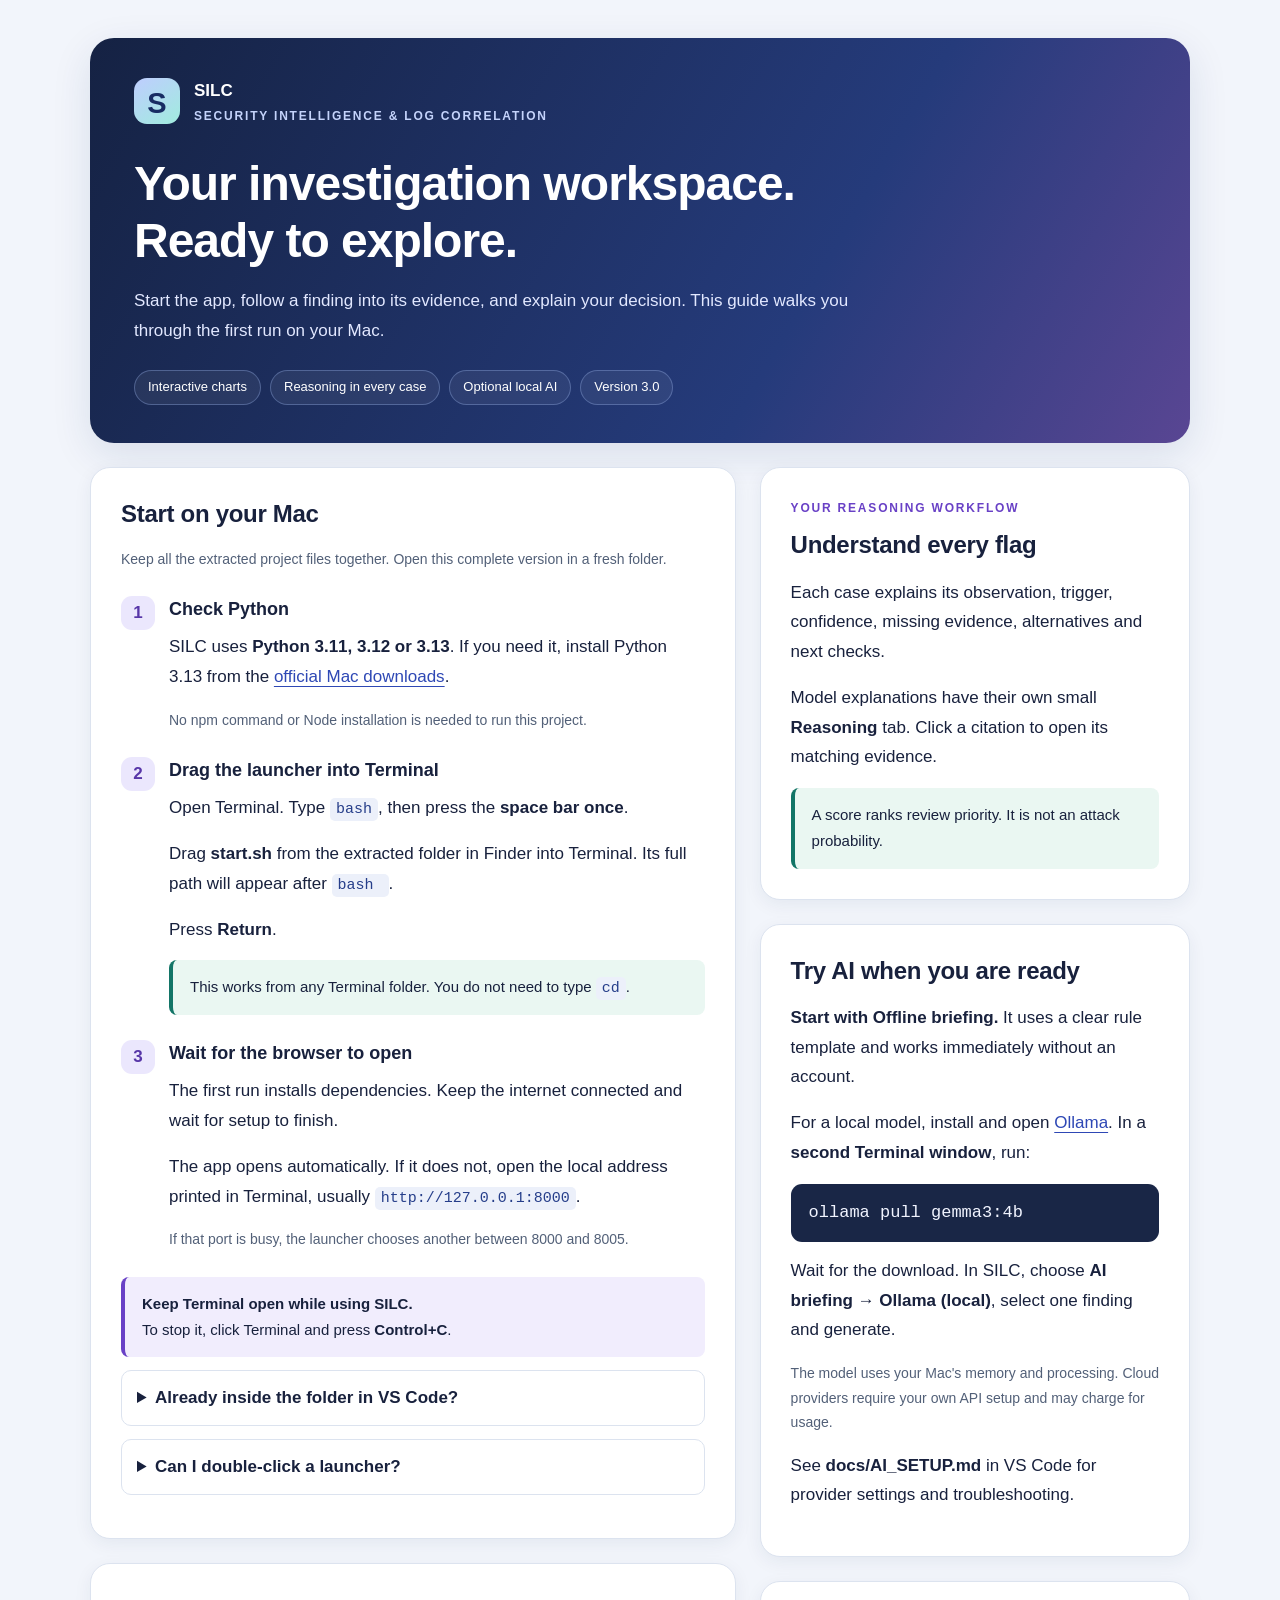
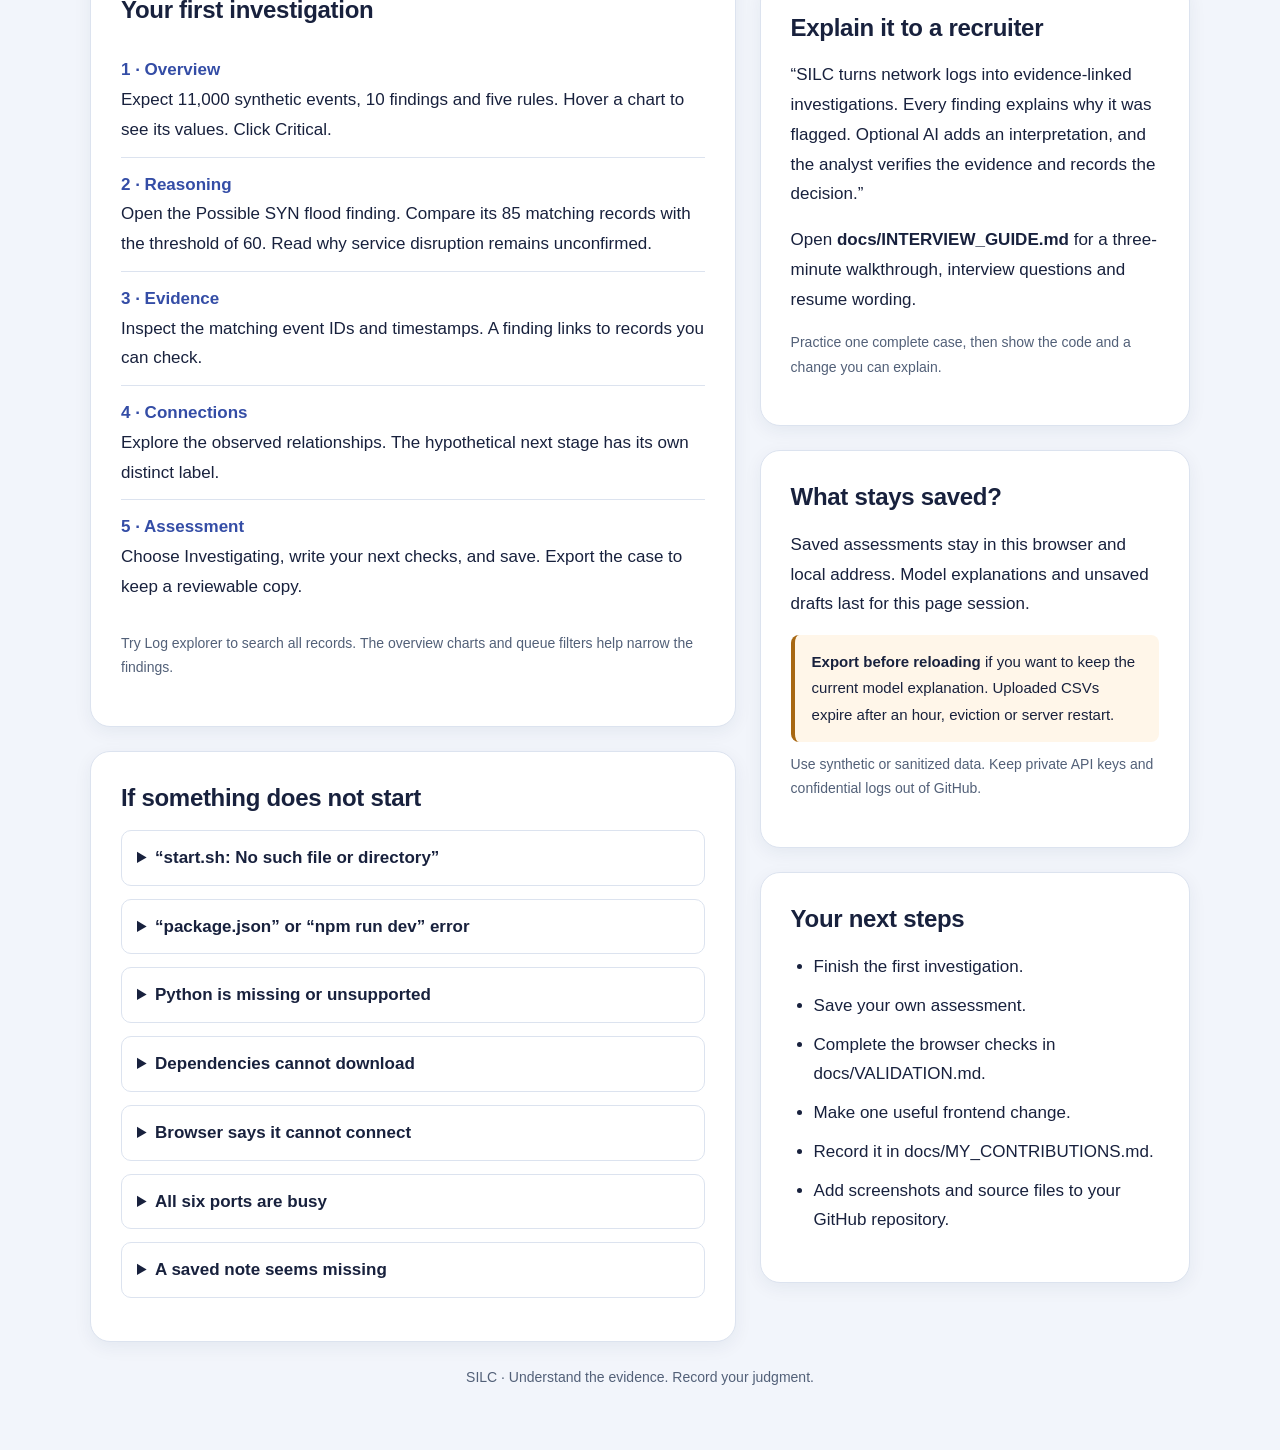
<file: START_HERE.html>
<!doctype html>
<html lang="en">
<head>
<meta charset="utf-8">
<meta name="viewport" content="width=device-width,initial-scale=1">
<title>SILC · Start here</title>
<style>
:root { color-scheme:light; --ink:#18213d; --muted:#526078; --blue:#3655c7; --violet:#6941c6; --teal:#137567; --line:#dce3ef; }
* { box-sizing:border-box; }
body { margin:0; background:#f2f5fb; color:var(--ink); font:17px/1.75 Arial,Helvetica,sans-serif; }
a { color:#2e48b5; text-underline-offset:4px; }
a:hover { color:#6334af; }
:focus-visible { outline:3px solid #7952c9; outline-offset:4px; }
.page { width:min(1100px,calc(100% - 40px)); margin:38px auto; }
header { padding:38px 44px; border-radius:24px; color:#fff; background:linear-gradient(120deg,#152243,#253b7b 65%,#594693); box-shadow:0 12px 40px #142e621c; }
.brand { display:flex; align-items:center; gap:14px; font-weight:700; }
.mark { display:grid; place-items:center; width:46px; height:46px; font-size:29px; background:linear-gradient(145deg,#bfcdff,#a0ecde); color:#182c63; border-radius:13px; }
.eyebrow { font-size:12px; letter-spacing:1.8px; font-weight:700; }
header .eyebrow { color:#c4d3fb; }
h1 { font-size:clamp(32px,5vw,48px); line-height:1.2; letter-spacing:-1px; margin:28px 0 16px; max-width:720px; }
header p { color:#e2e8ff; max-width:730px; margin:0; }
.chips { display:flex; gap:9px; flex-wrap:wrap; margin-top:25px; }
.chips span { border:1px solid #8ca6db66; background:#ffffff10; border-radius:30px; padding:5px 13px; font-size:13px; }
.grid { display:grid; grid-template-columns:minmax(0,1.5fr) minmax(280px,1fr); gap:24px; margin-top:24px; align-items:start; }
.card { background:#fff; border:1px solid var(--line); border-radius:20px; padding:30px; box-shadow:0 5px 18px #132e5510; }
.card + .card { margin-top:24px; }
h2 { margin:0 0 16px; font-size:24px; line-height:1.35; letter-spacing:-.3px; }
h3 { font-size:18px; line-height:1.45; margin:0 0 7px; }
p { margin:10px 0 16px; }
.small { font-size:14px; color:var(--muted); }
.step { display:grid; grid-template-columns:35px 1fr; gap:13px; margin:25px 0; }
.num { width:34px; height:34px; border-radius:11px; display:grid; place-items:center; background:#ebe7fd; color:#5736a8; font-weight:700; }
.step p:last-child { margin-bottom:0; }
code { font:15px/1.6 ui-monospace,SFMono-Regular,Consolas,monospace; background:#ecf0fa; padding:3px 6px; border-radius:5px; overflow-wrap:anywhere; color:#263e8a; }
.command { margin:14px 0; padding:15px 18px; background:#192646; color:#f1f4ff; border-radius:11px; font:17px/1.65 ui-monospace,SFMono-Regular,Consolas,monospace; white-space:pre-wrap; user-select:all; }
.note { background:#eaf7f2; border-left:4px solid var(--teal); border-radius:8px; padding:14px 17px; font-size:15px; }
.note.violet { background:#f1edfd; border-color:var(--violet); }
.note.amber { background:#fff6e9; border-color:#a76712; }
ul,ol { padding-left:23px; }
li { margin:9px 0; }
.walk { list-style:none; padding:0; }
.walk li { border-bottom:1px solid var(--line); padding:12px 0; margin:0; }
.walk li:last-child { border-bottom:0; }
.walk strong { display:block; color:#344da6; }
details { margin:13px 0; border:1px solid var(--line); padding:12px 15px; border-radius:10px; }
summary { cursor:pointer; font-weight:700; }
details p { font-size:15px; margin-bottom:3px; }
footer { padding:23px 4px; font-size:14px; color:var(--muted); text-align:center; }
@media(max-width:780px) { .grid { grid-template-columns:1fr; } header { padding:28px; } .card { padding:23px; } }
@media(max-width:450px) { .page { width:calc(100% - 22px); margin:15px auto; } header { padding:23px; } body { font-size:16px; } .card { padding:20px; } }
@media print { body { background:white; } .page { width:100%; margin:0; } header { color:#18213d; background:white; box-shadow:none; border:1px solid #ddd; } header p,header .eyebrow { color:#18213d; } .grid { display:block; } .card { break-inside:avoid; box-shadow:none; margin:18px 0; } .command { background:#eee; color:#111; } }
</style>
</head>
<body>
<div class="page">
<header>
<div class="brand"><span class="mark" aria-hidden="true">S</span><div>SILC<div class="eyebrow">SECURITY INTELLIGENCE &amp; LOG CORRELATION</div></div></div>
<h1>Your investigation workspace.<br>Ready to explore.</h1>
<p>Start the app, follow a finding into its evidence, and explain your decision. This guide walks you through the first run on your Mac.</p>
<div class="chips"><span>Interactive charts</span><span>Reasoning in every case</span><span>Optional local AI</span><span>Version 3.0</span></div>
</header>
<div class="grid">
<div>
<section class="card">
<h2>Start on your Mac</h2>
<p class="small">Keep all the extracted project files together. Open this complete version in a fresh folder.</p>
<div class="step"><span class="num">1</span><div><h3>Check Python</h3><p>SILC uses <strong>Python 3.11, 3.12 or 3.13</strong>. If you need it, install Python 3.13 from the <a href="https://www.python.org/downloads/macos/">official Mac downloads</a>.</p><p class="small">No npm command or Node installation is needed to run this project.</p></div></div>
<div class="step"><span class="num">2</span><div><h3>Drag the launcher into Terminal</h3><p>Open Terminal. Type <code>bash</code>, then press the <strong>space bar once</strong>.</p><p>Drag <strong>start.sh</strong> from the extracted folder in Finder into Terminal. Its full path will appear after <code>bash </code>.</p><p>Press <strong>Return</strong>.</p><div class="note">This works from any Terminal folder. You do not need to type <code>cd</code>.</div></div></div>
<div class="step"><span class="num">3</span><div><h3>Wait for the browser to open</h3><p>The first run installs dependencies. Keep the internet connected and wait for setup to finish.</p><p>The app opens automatically. If it does not, open the local address printed in Terminal, usually <code>http://127.0.0.1:8000</code>.</p><p class="small">If that port is busy, the launcher chooses another between 8000 and 8005.</p></div></div>
<div class="note violet"><strong>Keep Terminal open while using SILC.</strong><br>To stop it, click Terminal and press <strong>Control+C</strong>.</div>
<details><summary>Already inside the folder in VS Code?</summary><p>Open Terminal → New Terminal. Confirm the terminal is in the project folder, then run:</p><div class="command">bash start.sh</div><p>A plain <code>cd</code> moves you to your home folder. If you are unsure where you are, use the drag-and-drop method above.</p></details>
<details><summary>Can I double-click a launcher?</summary><p>You can try <strong>start.command</strong>. If macOS does not open it, use the Terminal method above with <strong>start.sh</strong>.</p></details>
</section>
<section class="card">
<h2>Your first investigation</h2>
<ol class="walk">
<li><strong>1 · Overview</strong>Expect 11,000 synthetic events, 10 findings and five rules. Hover a chart to see its values. Click Critical.</li>
<li><strong>2 · Reasoning</strong>Open the Possible SYN flood finding. Compare its 85 matching records with the threshold of 60. Read why service disruption remains unconfirmed.</li>
<li><strong>3 · Evidence</strong>Inspect the matching event IDs and timestamps. A finding links to records you can check.</li>
<li><strong>4 · Connections</strong>Explore the observed relationships. The hypothetical next stage has its own distinct label.</li>
<li><strong>5 · Assessment</strong>Choose Investigating, write your next checks, and save. Export the case to keep a reviewable copy.</li>
</ol>
<p class="small">Try Log explorer to search all records. The overview charts and queue filters help narrow the findings.</p>
</section>
<section class="card">
<h2>If something does not start</h2>
<details><summary>“start.sh: No such file or directory”</summary><p>Terminal is looking in a different folder. Type <code>bash </code> and drag the actual <strong>start.sh</strong> file from Finder into Terminal, then press Return.</p></details>
<details><summary>“package.json” or “npm run dev” error</summary><p>Start this project with <code>bash start.sh</code>. Its frontend is served by Python and does not need an npm build.</p></details>
<details><summary>Python is missing or unsupported</summary><p>Install Python 3.13, close and reopen Terminal, then run the launcher again. Versions 3.11–3.13 are supported by this package.</p></details>
<details><summary>Dependencies cannot download</summary><p>Check your internet connection and rerun the launcher. Keep the exact final error message if it still fails.</p></details>
<details><summary>Browser says it cannot connect</summary><p>Check that Terminal is still running SILC. Use the exact local address it prints; the port may be 8001 instead of 8000.</p></details>
<details><summary>All six ports are busy</summary><p>Stop an earlier SILC Terminal with Control+C, then rerun the new launcher. Other processes are never stopped automatically.</p></details>
<details><summary>A saved note seems missing</summary><p>Notes belong to the same browser, local address and dataset. Changing ports or clearing browser data changes the available storage. Export important assessments.</p></details>
</section>
</div>
<aside>
<section class="card">
<div class="eyebrow" style="color:#6941c6">YOUR REASONING WORKFLOW</div>
<h2 style="margin-top:10px">Understand every flag</h2>
<p>Each case explains its observation, trigger, confidence, missing evidence, alternatives and next checks.</p>
<p>Model explanations have their own small <strong>Reasoning</strong> tab. Click a citation to open its matching evidence.</p>
<div class="note">A score ranks review priority. It is not an attack probability.</div>
</section>
<section class="card">
<h2>Try AI when you are ready</h2>
<p><strong>Start with Offline briefing.</strong> It uses a clear rule template and works immediately without an account.</p>
<p>For a local model, install and open <a href="https://ollama.com">Ollama</a>. In a <strong>second Terminal window</strong>, run:</p>
<div class="command">ollama pull gemma3:4b</div>
<p>Wait for the download. In SILC, choose <strong>AI briefing → Ollama (local)</strong>, select one finding and generate.</p>
<p class="small">The model uses your Mac's memory and processing. Cloud providers require your own API setup and may charge for usage.</p>
<p>See <strong>docs/AI_SETUP.md</strong> in VS Code for provider settings and troubleshooting.</p>
</section>
<section class="card">
<h2>Explain it to a recruiter</h2>
<p>“SILC turns network logs into evidence-linked investigations. Every finding explains why it was flagged. Optional AI adds an interpretation, and the analyst verifies the evidence and records the decision.”</p>
<p>Open <strong>docs/INTERVIEW_GUIDE.md</strong> for a three-minute walkthrough, interview questions and resume wording.</p>
<p class="small">Practice one complete case, then show the code and a change you can explain.</p>
</section>
<section class="card">
<h2>What stays saved?</h2>
<p>Saved assessments stay in this browser and local address. Model explanations and unsaved drafts last for this page session.</p>
<div class="note amber"><strong>Export before reloading</strong> if you want to keep the current model explanation. Uploaded CSVs expire after an hour, eviction or server restart.</div>
<p class="small">Use synthetic or sanitized data. Keep private API keys and confidential logs out of GitHub.</p>
</section>
<section class="card">
<h2>Your next steps</h2>
<ul><li>Finish the first investigation.</li><li>Save your own assessment.</li><li>Complete the browser checks in docs/VALIDATION.md.</li><li>Make one useful frontend change.</li><li>Record it in docs/MY_CONTRIBUTIONS.md.</li><li>Add screenshots and source files to your GitHub repository.</li></ul>
</section>
</aside>
</div>
<footer>SILC · Understand the evidence. Record your judgment.</footer>
</div>
</body>
</html>
</file>
